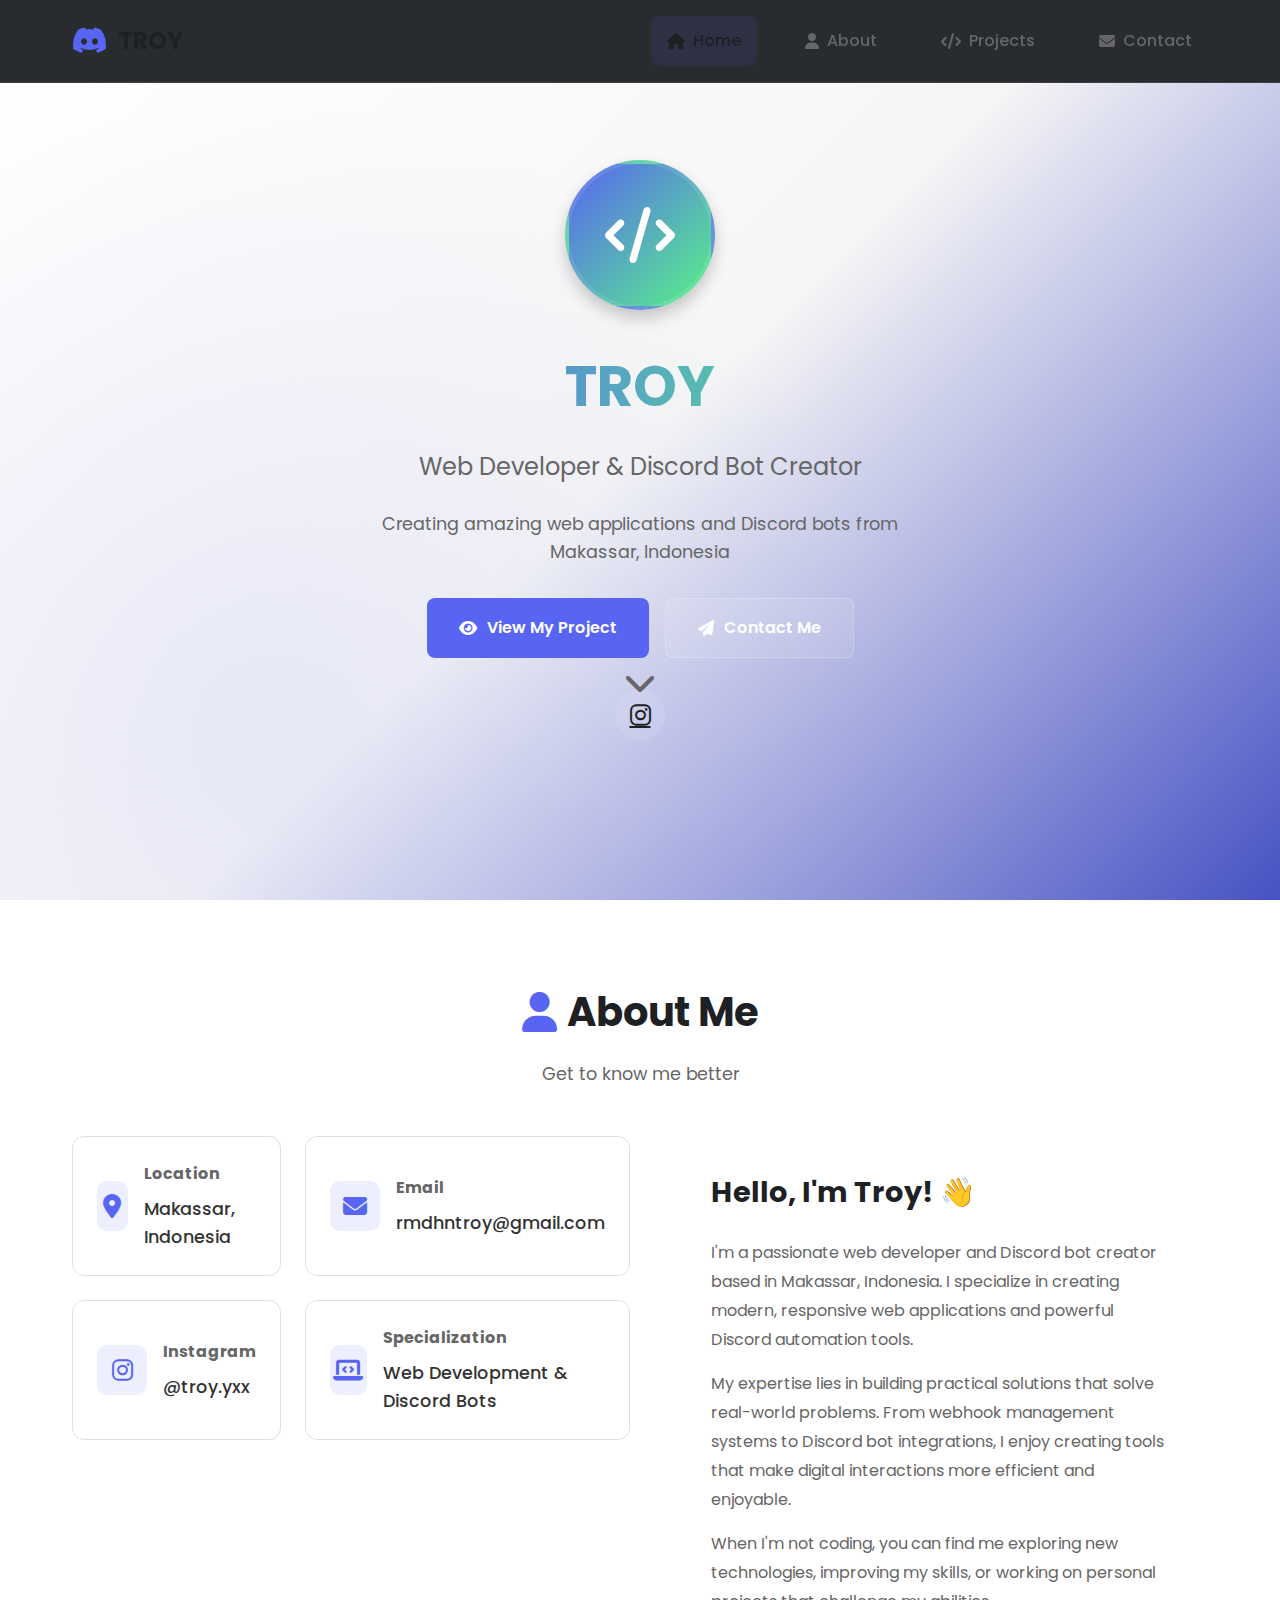
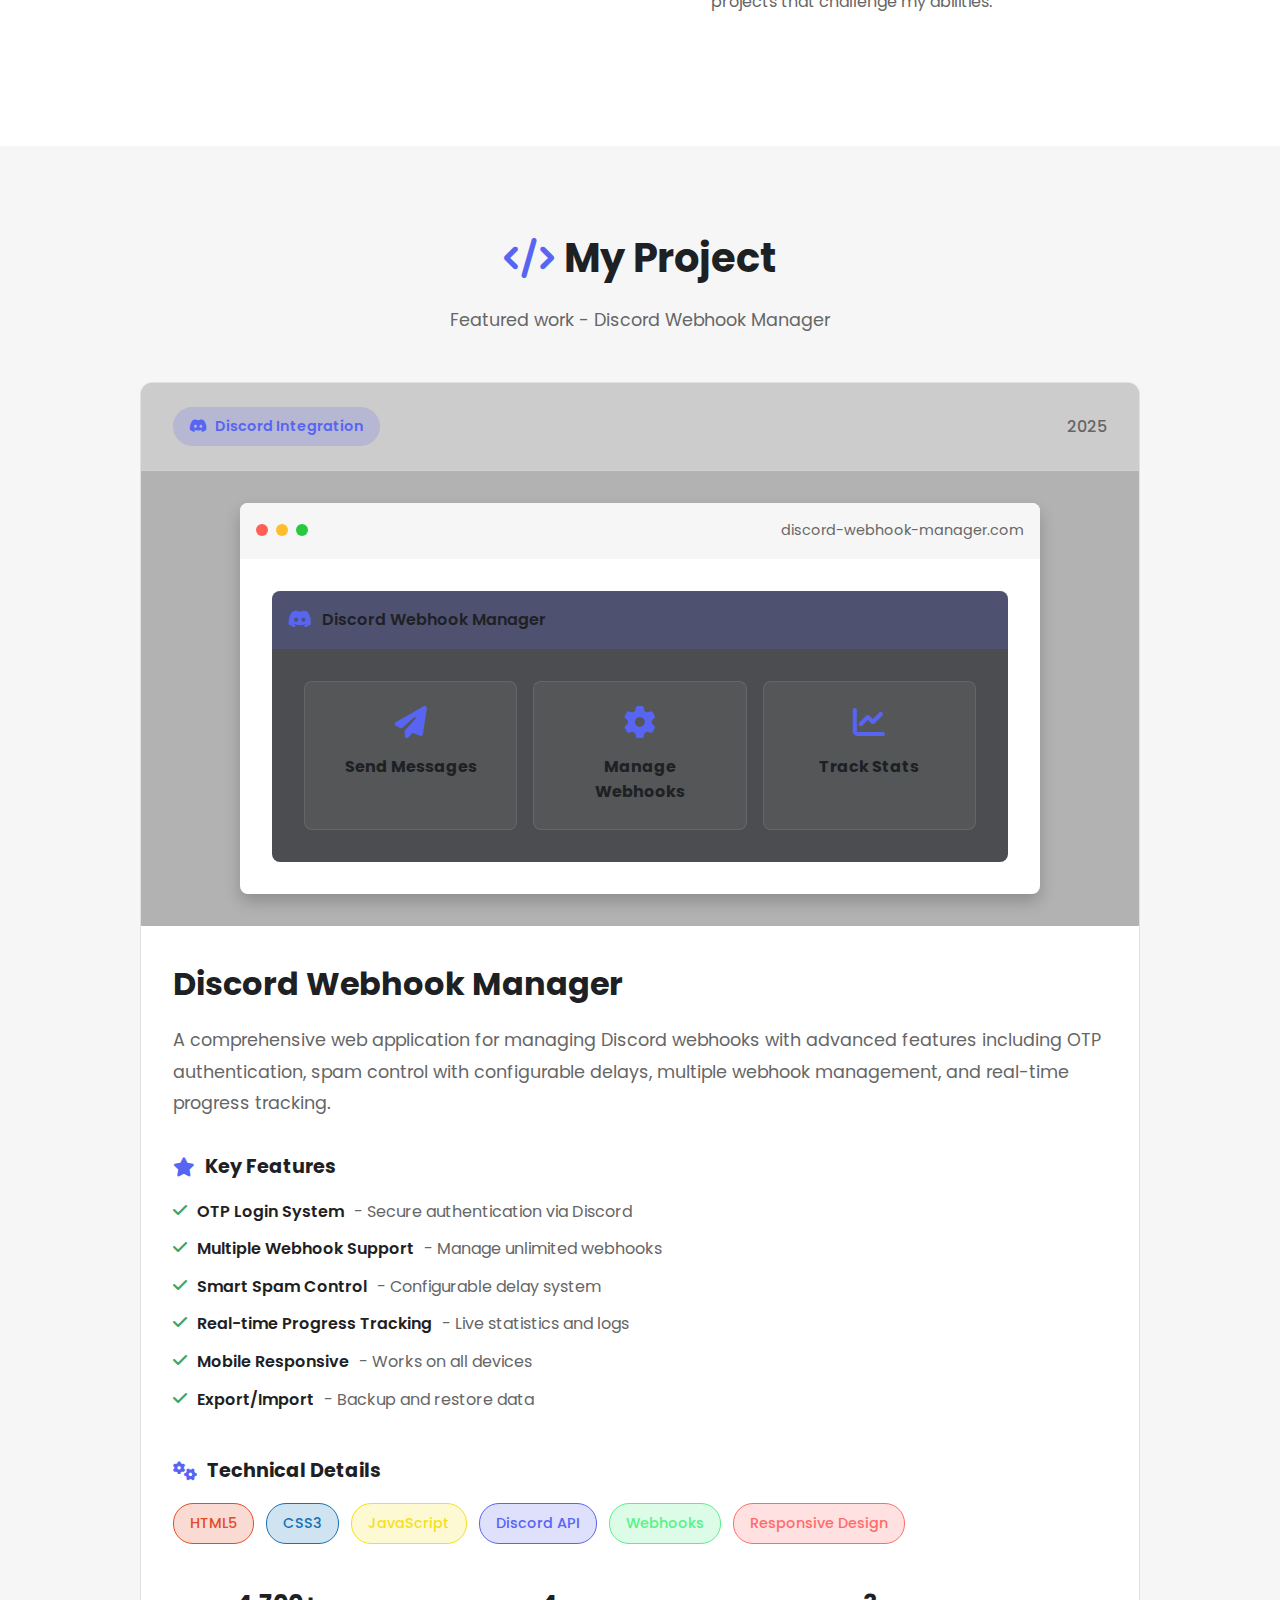
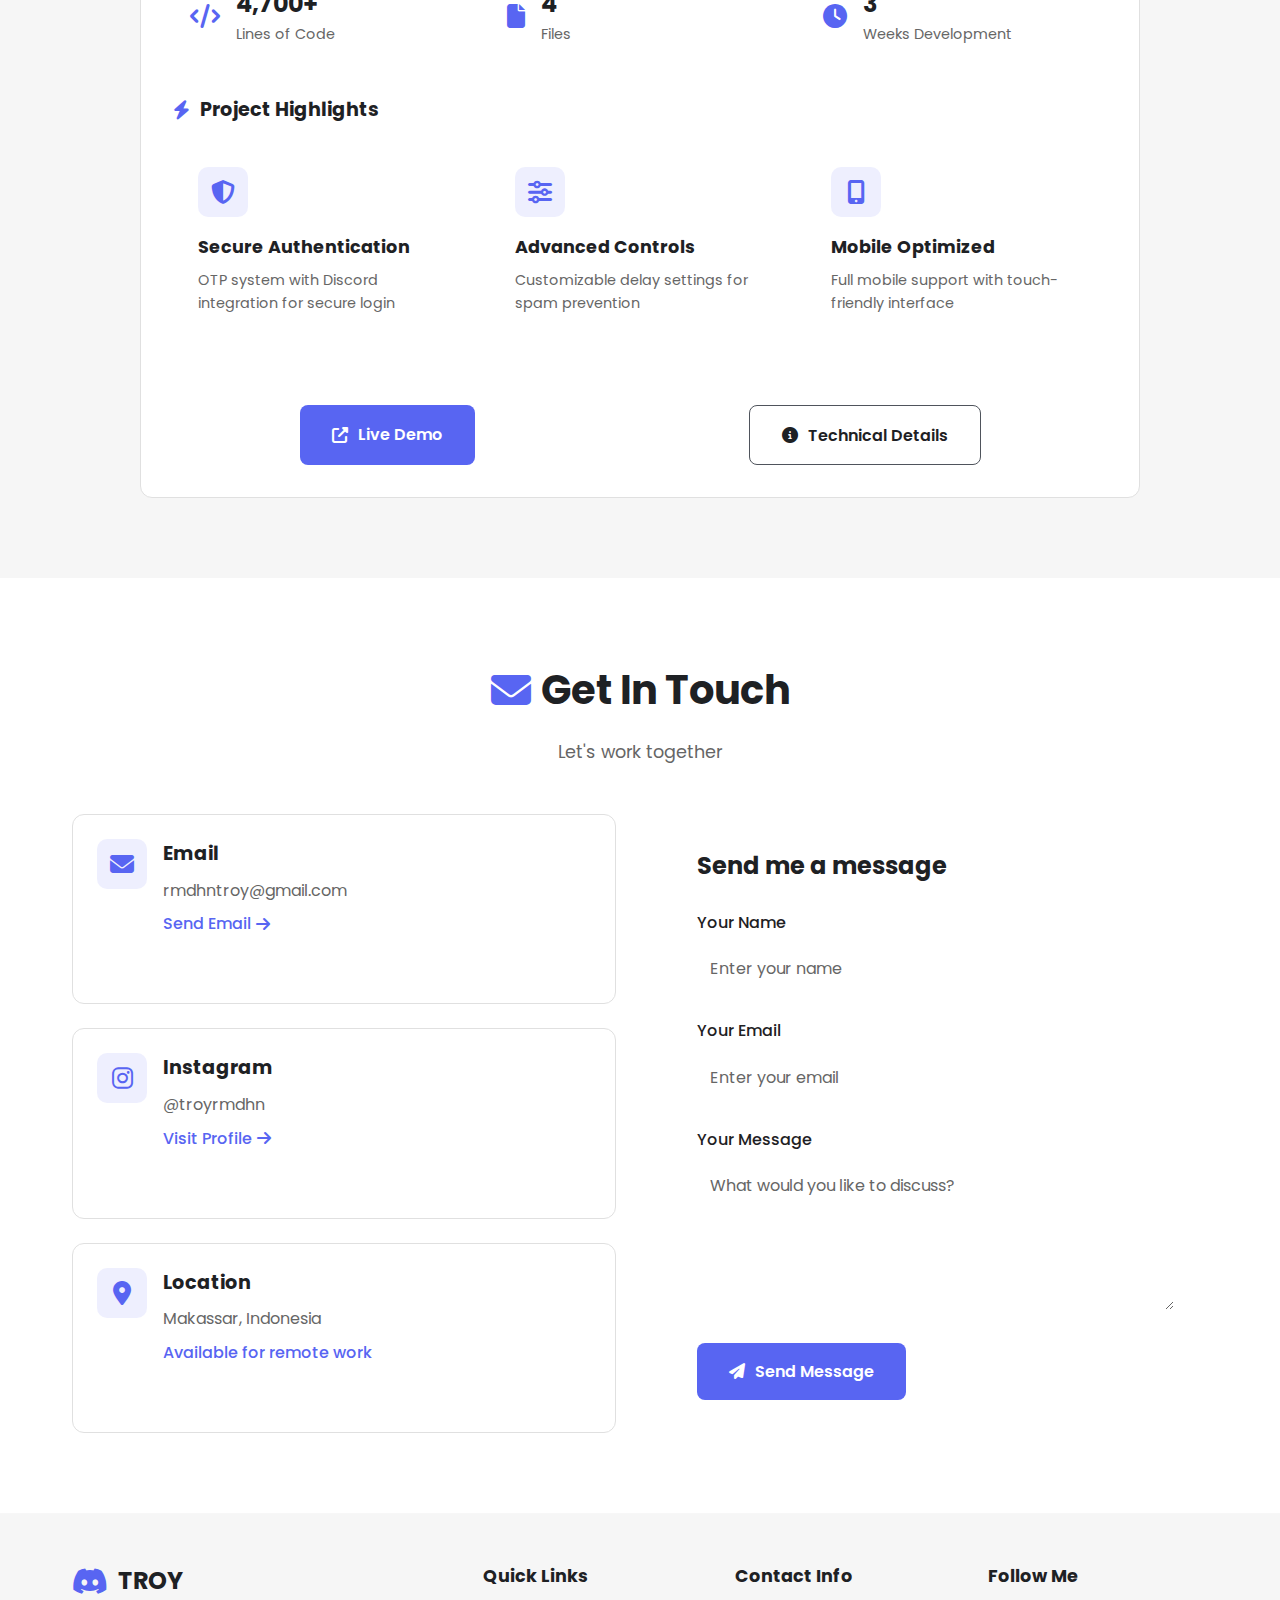
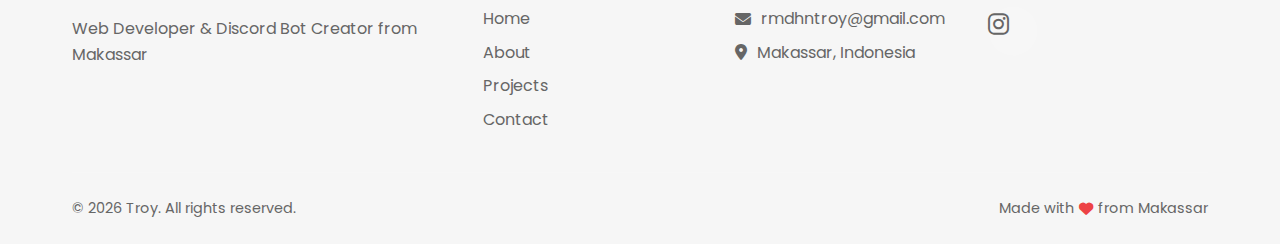
<file: index.html>
<!DOCTYPE html>
<html lang="id">
<head>
    <meta charset="UTF-8">
    <meta name="viewport" content="width=device-width, initial-scale=1.0">
    <title>Troy - Web Developer & Discord Bot Creator</title>
    <link rel="stylesheet" href="https://cdnjs.cloudflare.com/ajax/libs/font-awesome/6.4.0/css/all.min.css">
    <link href="https://fonts.googleapis.com/css2?family=Poppins:wght@300;400;500;600;700&display=swap" rel="stylesheet">
    <link rel="stylesheet" href="style.css">
</head>
<body>
    <!-- Navigation -->
    <nav class="navbar">
        <div class="nav-container">
            <div class="nav-brand">
                <i class="fab fa-discord"></i>
                <span>TROY</span>
            </div>
            <div class="nav-menu" id="navMenu">
                <a href="#home" class="nav-link active"><i class="fas fa-home"></i> Home</a>
                <a href="#about" class="nav-link"><i class="fas fa-user"></i> About</a>
                <a href="#projects" class="nav-link"><i class="fas fa-code"></i> Projects</a>
                <a href="#contact" class="nav-link"><i class="fas fa-envelope"></i> Contact</a>
            </div>
            <button class="nav-toggle" id="navToggle">
                <i class="fas fa-bars"></i>
            </button>
        </div>
    </nav>

    <!-- Hero Section -->
    <section class="hero" id="home">
        <div class="hero-container">
            <div class="hero-content">
                <div class="hero-avatar">
                    <div class="avatar-circle">
                        <i class="fas fa-code"></i>
                    </div>
                </div>
                <h1 class="hero-title">TROY</h1>
                <p class="hero-subtitle">Web Developer & Discord Bot Creator</p>
                <p class="hero-description">
                    Creating amazing web applications and Discord bots from Makassar, Indonesia
                </p>
                <div class="hero-buttons">
                    <a href="#projects" class="btn btn-primary">
                        <i class="fas fa-eye"></i> View My Project
                    </a>
                    <a href="#contact" class="btn btn-secondary">
                        <i class="fas fa-paper-plane"></i> Contact Me
                    </a>
                </div>
                <div class="hero-social">
                    <a href="https://instagram.com/troyrmdhn" target="_blank" class="social-link">
                        <i class="fab fa-instagram"></i>
                    </a>
                </div>
            </div>
            <div class="hero-scroll">
                <a href="#about">
                    <i class="fas fa-chevron-down"></i>
                </a>
            </div>
        </div>
    </section>

    <!-- About Section -->
    <section class="section" id="about">
        <div class="container">
            <div class="section-header">
                <h2><i class="fas fa-user"></i> About Me</h2>
                <p>Get to know me better</p>
            </div>
            
            <div class="about-main">
                <div class="about-info">
                    <div class="info-card">
                        <div class="info-icon">
                            <i class="fas fa-map-marker-alt"></i>
                        </div>
                        <div class="info-content">
                            <h3>Location</h3>
                            <p>Makassar, Indonesia</p>
                        </div>
                    </div>
                    
                    <div class="info-card">
                        <div class="info-icon">
                            <i class="fas fa-envelope"></i>
                        </div>
                        <div class="info-content">
                            <h3>Email</h3>
                            <p>rmdhntroy@gmail.com</p>
                        </div>
                    </div>
                    
                    <div class="info-card">
                        <div class="info-icon">
                            <i class="fab fa-instagram"></i>
                        </div>
                        <div class="info-content">
                            <h3>Instagram</h3>
                            <p>@troy.yxx</p>
                        </div>
                    </div>
                    
                    <div class="info-card">
                        <div class="info-icon">
                            <i class="fas fa-laptop-code"></i>
                        </div>
                        <div class="info-content">
                            <h3>Specialization</h3>
                            <p>Web Development & Discord Bots</p>
                        </div>
                    </div>
                </div>
                
                <div class="about-text">
                    <h3>Hello, I'm Troy! 👋</h3>
                    <p>
                        I'm a passionate web developer and Discord bot creator based in Makassar, Indonesia. 
                        I specialize in creating modern, responsive web applications and powerful Discord automation tools.
                    </p>
                    <p>
                        My expertise lies in building practical solutions that solve real-world problems. 
                        From webhook management systems to Discord bot integrations, I enjoy creating tools 
                        that make digital interactions more efficient and enjoyable.
                    </p>
                    <p>
                        When I'm not coding, you can find me exploring new technologies, improving my skills, 
                        or working on personal projects that challenge my abilities.
                    </p>
                </div>
            </div>
        </div>
    </section>

    <!-- Projects Section -->
    <section class="section dark" id="projects">
        <div class="container">
            <div class="section-header">
                <h2><i class="fas fa-code"></i> My Project</h2>
                <p>Featured work - Discord Webhook Manager</p>
            </div>
            
            <!-- Single Project Display -->
            <div class="project-single">
                <div class="project-card">
                    <div class="project-header">
                        <div class="project-badge">
                            <i class="fab fa-discord"></i> Discord Integration
                        </div>
                        <div class="project-year">2025</div>
                    </div>
                    
                    <div class="project-image">
                        <div class="project-screenshot">
                            <div class="screenshot-frame">
                                <div class="screenshot-header">
                                    <div class="screenshot-dots">
                                        <span class="dot red"></span>
                                        <span class="dot yellow"></span>
                                        <span class="dot green"></span>
                                    </div>
                                    <div class="screenshot-title">discord-webhook-manager.com</div>
                                </div>
                                <div class="screenshot-content">
                                    <div class="screenshot-preview">
                                        <div class="preview-nav">
                                            <i class="fab fa-discord"></i>
                                            <span>Discord Webhook Manager</span>
                                        </div>
                                        <div class="preview-content">
                                            <div class="preview-card">
                                                <i class="fas fa-paper-plane"></i>
                                                <h4>Send Messages</h4>
                                            </div>
                                            <div class="preview-card">
                                                <i class="fas fa-cog"></i>
                                                <h4>Manage Webhooks</h4>
                                            </div>
                                            <div class="preview-card">
                                                <i class="fas fa-chart-line"></i>
                                                <h4>Track Stats</h4>
                                            </div>
                                        </div>
                                    </div>
                                </div>
                            </div>
                        </div>
                    </div>
                    
                    <div class="project-content">
                        <h3 class="project-title">Discord Webhook Manager</h3>
                        <p class="project-description">
                            A comprehensive web application for managing Discord webhooks with advanced features 
                            including OTP authentication, spam control with configurable delays, multiple webhook 
                            management, and real-time progress tracking.
                        </p>
                        
                        <div class="project-details">
                            <div class="detail-section">
                                <h4><i class="fas fa-star"></i> Key Features</h4>
                                <ul class="features-list">
                                    <li><i class="fas fa-check"></i> <strong>OTP Login System</strong> - Secure authentication via Discord</li>
                                    <li><i class="fas fa-check"></i> <strong>Multiple Webhook Support</strong> - Manage unlimited webhooks</li>
                                    <li><i class="fas fa-check"></i> <strong>Smart Spam Control</strong> - Configurable delay system</li>
                                    <li><i class="fas fa-check"></i> <strong>Real-time Progress Tracking</strong> - Live statistics and logs</li>
                                    <li><i class="fas fa-check"></i> <strong>Mobile Responsive</strong> - Works on all devices</li>
                                    <li><i class="fas fa-check"></i> <strong>Export/Import</strong> - Backup and restore data</li>
                                </ul>
                            </div>
                            
                            <div class="detail-section">
                                <h4><i class="fas fa-cogs"></i> Technical Details</h4>
                                <div class="tech-stack">
                                    <span class="tech-tag html">HTML5</span>
                                    <span class="tech-tag css">CSS3</span>
                                    <span class="tech-tag js">JavaScript</span>
                                    <span class="tech-tag api">Discord API</span>
                                    <span class="tech-tag webhook">Webhooks</span>
                                    <span class="tech-tag responsive">Responsive Design</span>
                                </div>
                                
                                <div class="project-stats">
                                    <div class="stat">
                                        <i class="fas fa-code"></i>
                                        <div>
                                            <span class="stat-number">4,700+</span>
                                            <span class="stat-label">Lines of Code</span>
                                        </div>
                                    </div>
                                    <div class="stat">
                                        <i class="fas fa-file"></i>
                                        <div>
                                            <span class="stat-number">4</span>
                                            <span class="stat-label">Files</span>
                                        </div>
                                    </div>
                                    <div class="stat">
                                        <i class="fas fa-clock"></i>
                                        <div>
                                            <span class="stat-number">3</span>
                                            <span class="stat-label">Weeks Development</span>
                                        </div>
                                    </div>
                                </div>
                            </div>
                            
                            <div class="detail-section">
                                <h4><i class="fas fa-bolt"></i> Project Highlights</h4>
                                <div class="highlights">
                                    <div class="highlight">
                                        <div class="highlight-icon">
                                            <i class="fas fa-shield-alt"></i>
                                        </div>
                                        <div class="highlight-content">
                                            <h5>Secure Authentication</h5>
                                            <p>OTP system with Discord integration for secure login</p>
                                        </div>
                                    </div>
                                    <div class="highlight">
                                        <div class="highlight-icon">
                                            <i class="fas fa-sliders-h"></i>
                                        </div>
                                        <div class="highlight-content">
                                            <h5>Advanced Controls</h5>
                                            <p>Customizable delay settings for spam prevention</p>
                                        </div>
                                    </div>
                                    <div class="highlight">
                                        <div class="highlight-icon">
                                            <i class="fas fa-mobile-alt"></i>
                                        </div>
                                        <div class="highlight-content">
                                            <h5>Mobile Optimized</h5>
                                            <p>Full mobile support with touch-friendly interface</p>
                                        </div>
                                    </div>
                                </div>
                            </div>
                        </div>
                        
                        <div class="project-actions">
                            <a href="https://hook.troy.web.id/" class="btn btn-primary">
                                <i class="fas fa-external-link-alt"></i> Live Demo
                            </a>
                            <a href="private" class="btn btn-secondary">
                                <i class="fab fa-github"></i> View Source Code
                            </a>
                            <button class="btn btn-tertiary" id="viewDetails">
                                <i class="fas fa-info-circle"></i> Technical Details
                            </button>
                        </div>
                    </div>
                </div>
            </div>
        </div>
    </section>

    <!-- Contact Section -->
    <section class="section" id="contact">
        <div class="container">
            <div class="section-header">
                <h2><i class="fas fa-envelope"></i> Get In Touch</h2>
                <p>Let's work together</p>
            </div>
            
            <div class="contact-content">
                <div class="contact-info">
                    <div class="contact-card">
                        <div class="contact-icon">
                            <i class="fas fa-envelope"></i>
                        </div>
                        <div class="contact-details">
                            <h3>Email</h3>
                            <p>rmdhntroy@gmail.com</p>
                            <a href="mailto:rmdhntroy@gmail.com" class="contact-link">
                                Send Email <i class="fas fa-arrow-right"></i>
                            </a>
                        </div>
                    </div>
                    
                    <div class="contact-card">
                        <div class="contact-icon">
                            <i class="fab fa-instagram"></i>
                        </div>
                        <div class="contact-details">
                            <h3>Instagram</h3>
                            <p>@troyrmdhn</p>
                            <a href="https://instagram.com/troyrmdhn" target="_blank" class="contact-link">
                                Visit Profile <i class="fas fa-arrow-right"></i>
                            </a>
                        </div>
                    </div>
                    
                    <div class="contact-card">
                        <div class="contact-icon">
                            <i class="fas fa-map-marker-alt"></i>
                        </div>
                        <div class="contact-details">
                            <h3>Location</h3>
                            <p>Makassar, Indonesia</p>
                            <span class="contact-link">
                                Available for remote work
                            </span>
                        </div>
                    </div>
                </div>
                
                <div class="contact-form">
                    <h3>Send me a message</h3>
                    <form id="contactForm">
                        <div class="form-group">
                            <label for="name">Your Name</label>
                            <input type="text" id="name" class="form-control" placeholder="Enter your name">
                        </div>
                        <div class="form-group">
                            <label for="email">Your Email</label>
                            <input type="email" id="email" class="form-control" placeholder="Enter your email">
                        </div>
                        <div class="form-group">
                            <label for="message">Your Message</label>
                            <textarea id="message" class="form-control" rows="5" placeholder="What would you like to discuss?"></textarea>
                        </div>
                        <button type="submit" class="btn btn-primary">
                            <i class="fas fa-paper-plane"></i> Send Message
                        </button>
                    </form>
                </div>
            </div>
        </div>
    </section>

    <!-- Footer -->
    <footer class="footer">
        <div class="container">
            <div class="footer-content">
                <div class="footer-brand">
                    <div class="brand-logo">
                        <i class="fab fa-discord"></i>
                        <span>TROY</span>
                    </div>
                    <p class="footer-description">
                        Web Developer & Discord Bot Creator from Makassar
                    </p>
                </div>
                
                <div class="footer-links">
                    <div class="link-group">
                        <h4>Quick Links</h4>
                        <a href="#home">Home</a>
                        <a href="#about">About</a>
                        <a href="#projects">Projects</a>
                        <a href="#contact">Contact</a>
                    </div>
                    
                    <div class="link-group">
                        <h4>Contact Info</h4>
                        <p><i class="fas fa-envelope"></i> rmdhntroy@gmail.com</p>
                        <p><i class="fas fa-map-marker-alt"></i> Makassar, Indonesia</p>
                    </div>
                    
                    <div class="link-group">
                        <h4>Follow Me</h4>
                        <div class="social-links">
                            <a href="https://instagram.com/troyrmdhn" target="_blank" class="social-link">
                                <i class="fab fa-instagram"></i>
                            </a>
                        </div>
                    </div>
                </div>
            </div>
            
            <div class="footer-bottom">
                <p>&copy; 2026 Troy. All rights reserved.</p>
                <p>Made with <i class="fas fa-heart" style="color: #ed4245;"></i> from Makassar</p>
            </div>
        </div>
    </footer>

    <!-- Back to Top -->
    <button class="back-to-top" id="backToTop">
        <i class="fas fa-chevron-up"></i>
    </button>

    <script src="script.js"></script>
    <script src="mobile-optimization.js"></script>
</body>
</html>
</file>
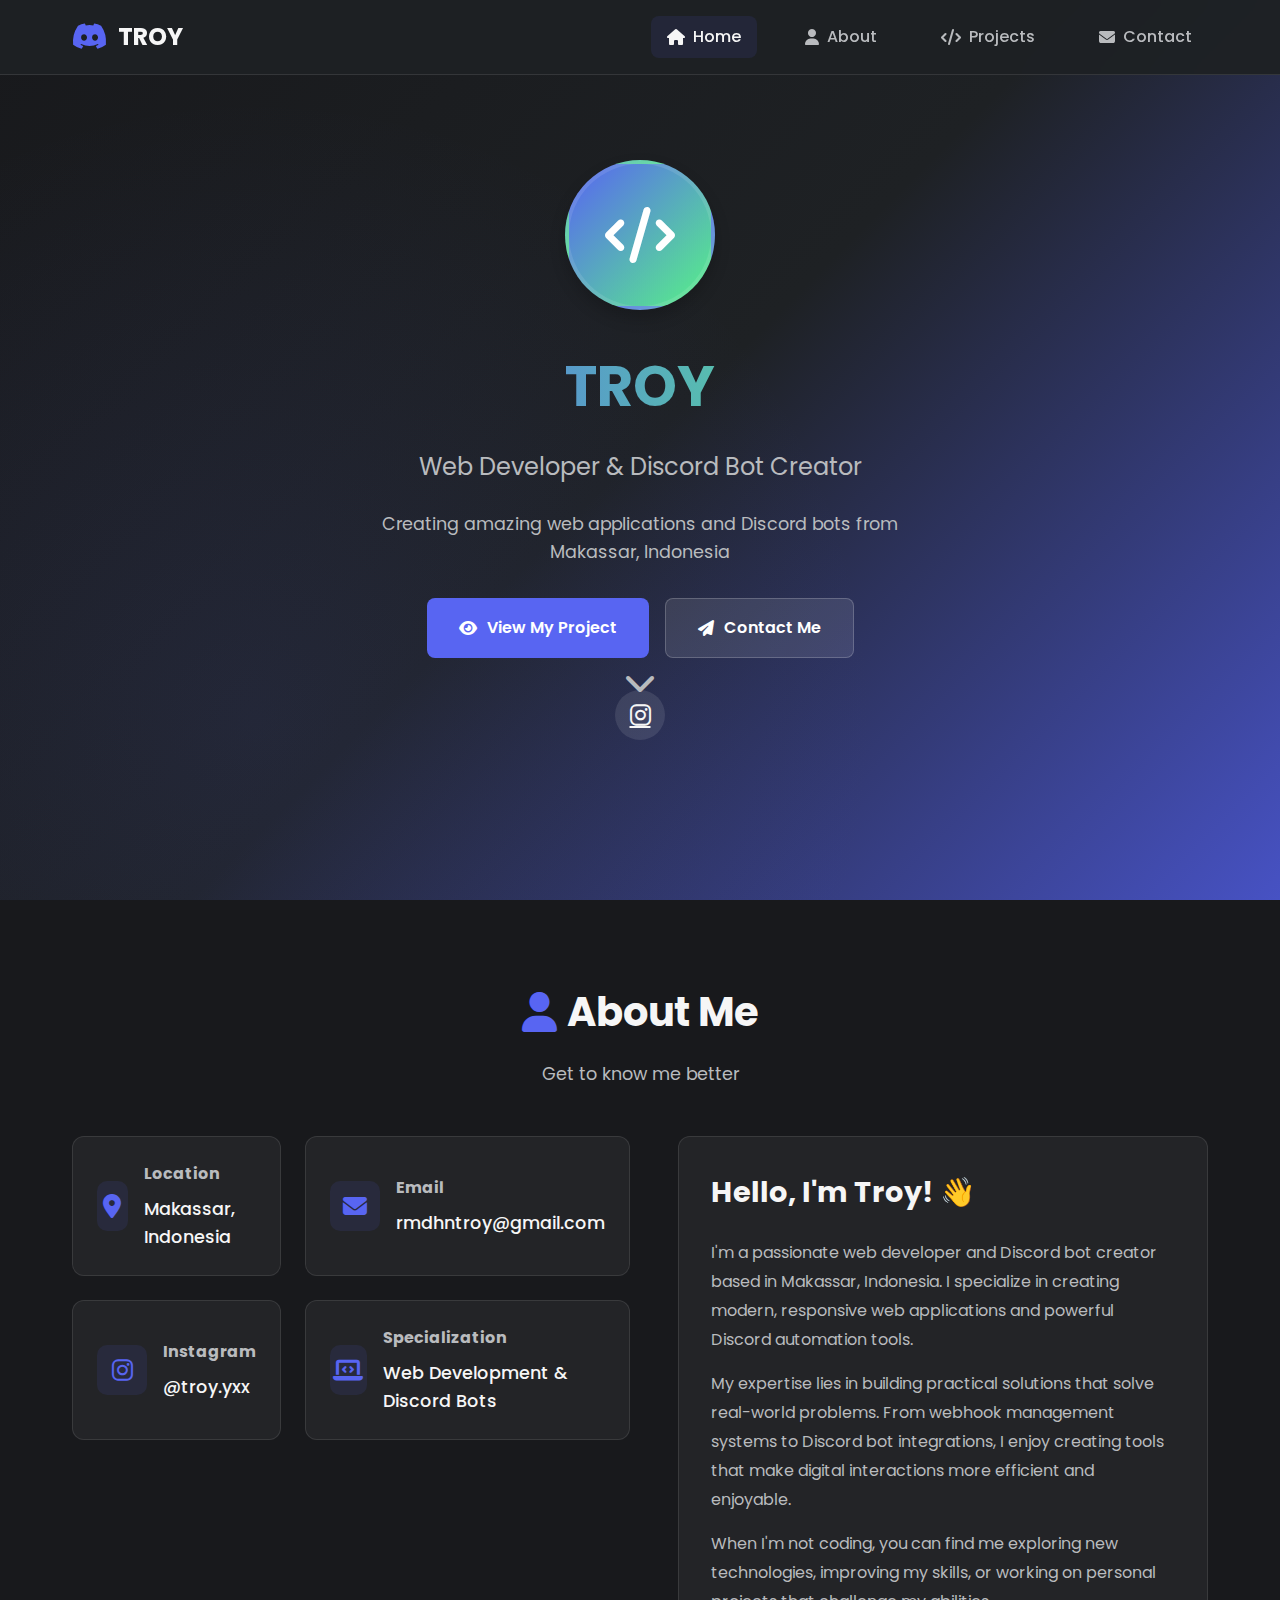
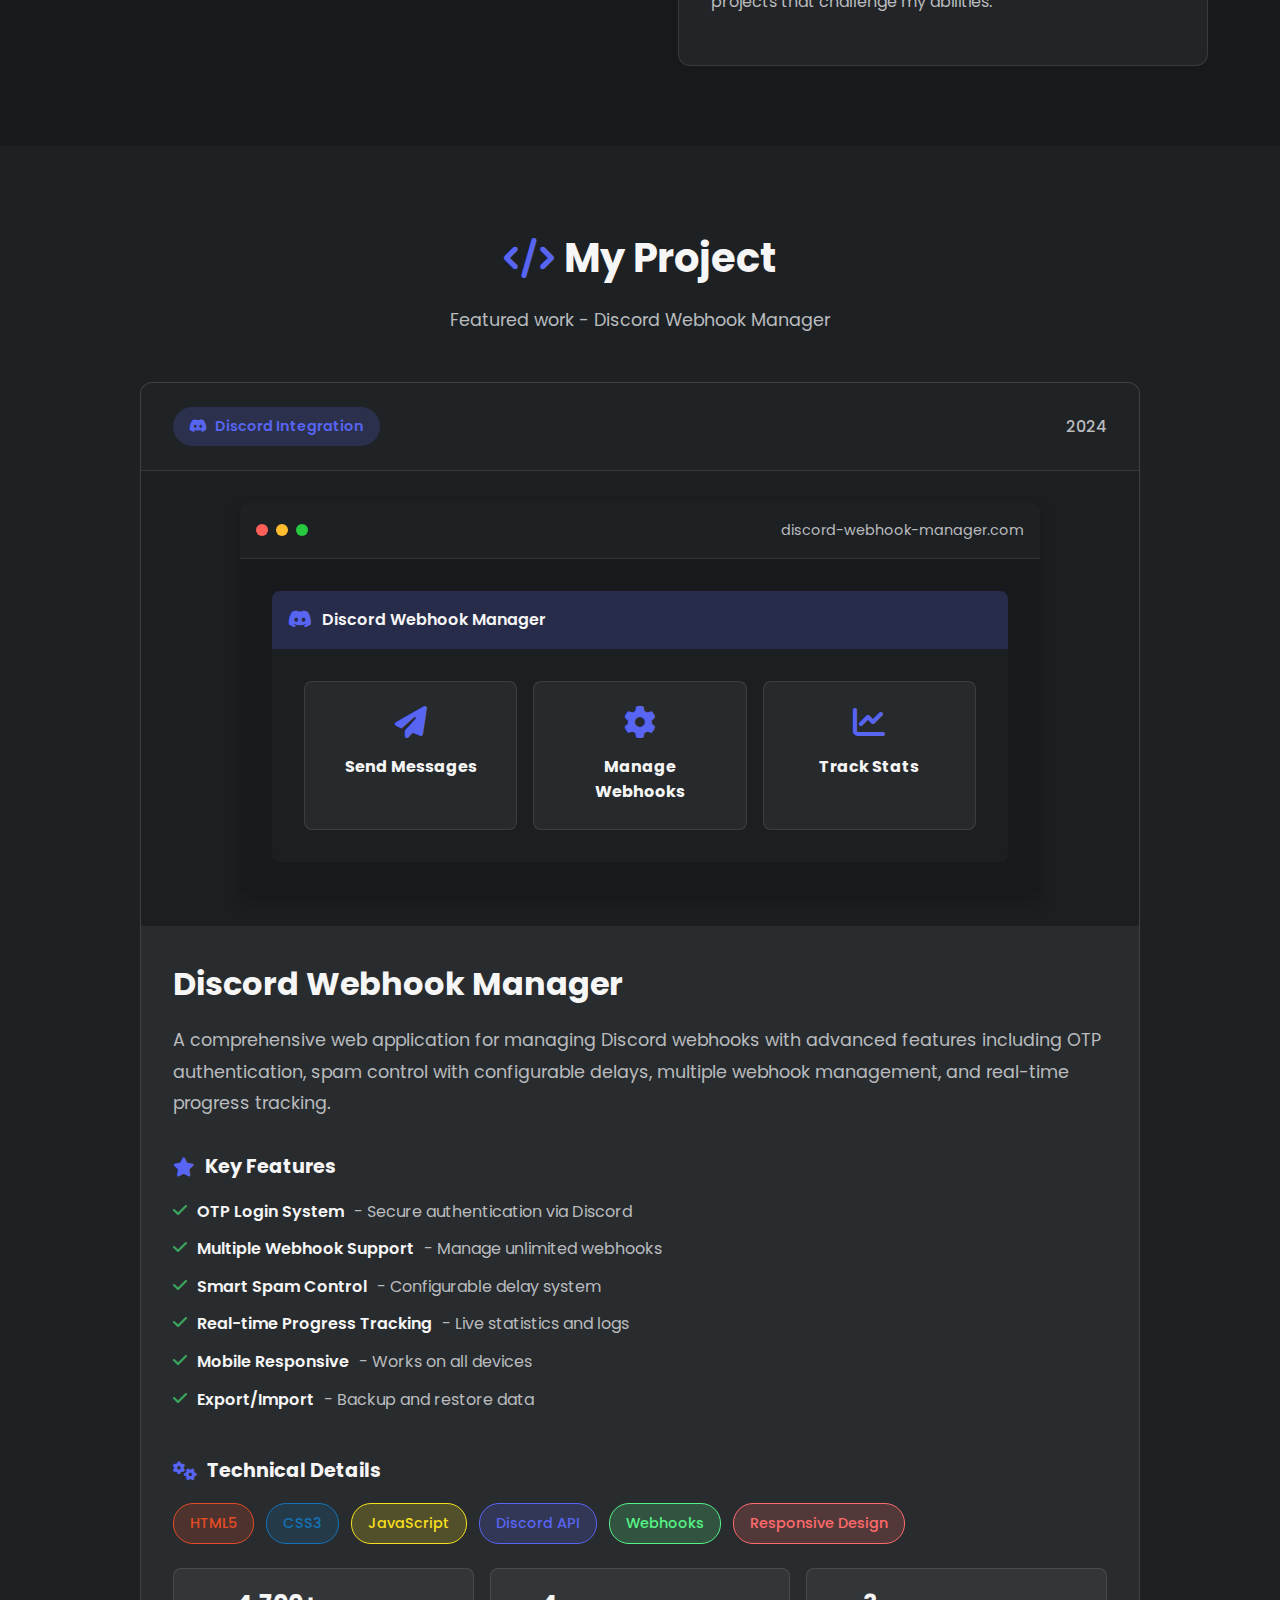
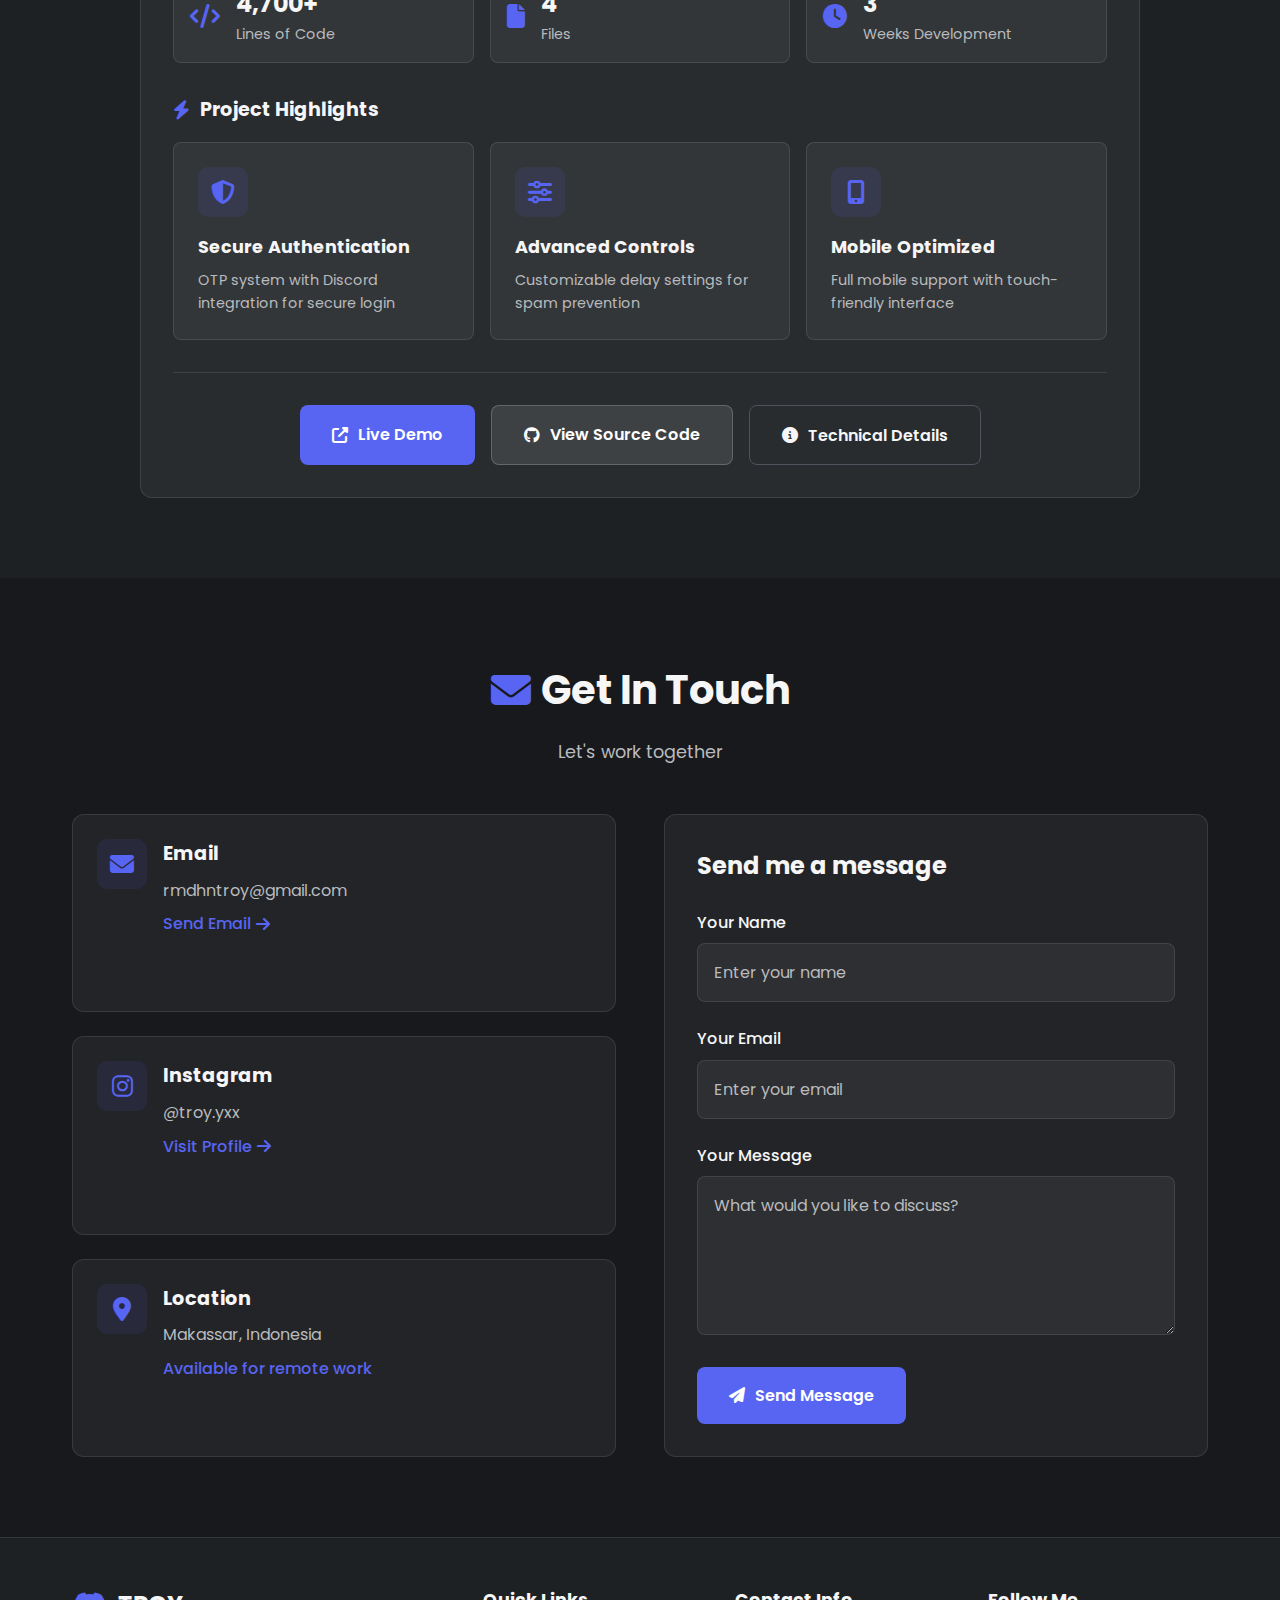
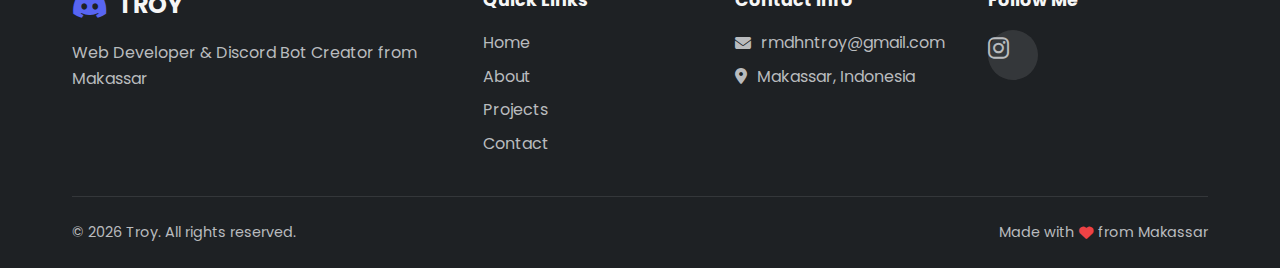
<file: deepseek_html_20260131_be8c66.html>
<!DOCTYPE html>
<html lang="id">
<head>
    <meta charset="UTF-8">
    <meta name="viewport" content="width=device-width, initial-scale=1.0">
    <title>Troy - Web Developer & Discord Bot Creator</title>
    <link rel="stylesheet" href="https://cdnjs.cloudflare.com/ajax/libs/font-awesome/6.4.0/css/all.min.css">
    <link href="https://fonts.googleapis.com/css2?family=Poppins:wght@300;400;500;600;700&display=swap" rel="stylesheet">
    <link rel="stylesheet" href="style.css">
</head>
<body>
    <!-- Navigation -->
    <nav class="navbar">
        <div class="nav-container">
            <div class="nav-brand">
                <i class="fab fa-discord"></i>
                <span>TROY</span>
            </div>
            <div class="nav-menu" id="navMenu">
                <a href="#home" class="nav-link active"><i class="fas fa-home"></i> Home</a>
                <a href="#about" class="nav-link"><i class="fas fa-user"></i> About</a>
                <a href="#projects" class="nav-link"><i class="fas fa-code"></i> Projects</a>
                <a href="#contact" class="nav-link"><i class="fas fa-envelope"></i> Contact</a>
            </div>
            <button class="nav-toggle" id="navToggle">
                <i class="fas fa-bars"></i>
            </button>
        </div>
    </nav>

    <!-- Hero Section -->
    <section class="hero" id="home">
        <div class="hero-container">
            <div class="hero-content">
                <div class="hero-avatar">
                    <div class="avatar-circle">
                        <i class="fas fa-code"></i>
                    </div>
                </div>
                <h1 class="hero-title">TROY</h1>
                <p class="hero-subtitle">Web Developer & Discord Bot Creator</p>
                <p class="hero-description">
                    Creating amazing web applications and Discord bots from Makassar, Indonesia
                </p>
                <div class="hero-buttons">
                    <a href="#projects" class="btn btn-primary">
                        <i class="fas fa-eye"></i> View My Project
                    </a>
                    <a href="#contact" class="btn btn-secondary">
                        <i class="fas fa-paper-plane"></i> Contact Me
                    </a>
                </div>
                <div class="hero-social">
                    <a href="https://instagram.com/troy.yxx" target="_blank" class="social-link">
                        <i class="fab fa-instagram"></i>
                    </a>
                </div>
            </div>
            <div class="hero-scroll">
                <a href="#about">
                    <i class="fas fa-chevron-down"></i>
                </a>
            </div>
        </div>
    </section>

    <!-- About Section -->
    <section class="section" id="about">
        <div class="container">
            <div class="section-header">
                <h2><i class="fas fa-user"></i> About Me</h2>
                <p>Get to know me better</p>
            </div>
            
            <div class="about-main">
                <div class="about-info">
                    <div class="info-card">
                        <div class="info-icon">
                            <i class="fas fa-map-marker-alt"></i>
                        </div>
                        <div class="info-content">
                            <h3>Location</h3>
                            <p>Makassar, Indonesia</p>
                        </div>
                    </div>
                    
                    <div class="info-card">
                        <div class="info-icon">
                            <i class="fas fa-envelope"></i>
                        </div>
                        <div class="info-content">
                            <h3>Email</h3>
                            <p>rmdhntroy@gmail.com</p>
                        </div>
                    </div>
                    
                    <div class="info-card">
                        <div class="info-icon">
                            <i class="fab fa-instagram"></i>
                        </div>
                        <div class="info-content">
                            <h3>Instagram</h3>
                            <p>@troy.yxx</p>
                        </div>
                    </div>
                    
                    <div class="info-card">
                        <div class="info-icon">
                            <i class="fas fa-laptop-code"></i>
                        </div>
                        <div class="info-content">
                            <h3>Specialization</h3>
                            <p>Web Development & Discord Bots</p>
                        </div>
                    </div>
                </div>
                
                <div class="about-text">
                    <h3>Hello, I'm Troy! 👋</h3>
                    <p>
                        I'm a passionate web developer and Discord bot creator based in Makassar, Indonesia. 
                        I specialize in creating modern, responsive web applications and powerful Discord automation tools.
                    </p>
                    <p>
                        My expertise lies in building practical solutions that solve real-world problems. 
                        From webhook management systems to Discord bot integrations, I enjoy creating tools 
                        that make digital interactions more efficient and enjoyable.
                    </p>
                    <p>
                        When I'm not coding, you can find me exploring new technologies, improving my skills, 
                        or working on personal projects that challenge my abilities.
                    </p>
                </div>
            </div>
        </div>
    </section>

    <!-- Projects Section -->
    <section class="section dark" id="projects">
        <div class="container">
            <div class="section-header">
                <h2><i class="fas fa-code"></i> My Project</h2>
                <p>Featured work - Discord Webhook Manager</p>
            </div>
            
            <!-- Single Project Display -->
            <div class="project-single">
                <div class="project-card">
                    <div class="project-header">
                        <div class="project-badge">
                            <i class="fab fa-discord"></i> Discord Integration
                        </div>
                        <div class="project-year">2024</div>
                    </div>
                    
                    <div class="project-image">
                        <div class="project-screenshot">
                            <div class="screenshot-frame">
                                <div class="screenshot-header">
                                    <div class="screenshot-dots">
                                        <span class="dot red"></span>
                                        <span class="dot yellow"></span>
                                        <span class="dot green"></span>
                                    </div>
                                    <div class="screenshot-title">discord-webhook-manager.com</div>
                                </div>
                                <div class="screenshot-content">
                                    <div class="screenshot-preview">
                                        <div class="preview-nav">
                                            <i class="fab fa-discord"></i>
                                            <span>Discord Webhook Manager</span>
                                        </div>
                                        <div class="preview-content">
                                            <div class="preview-card">
                                                <i class="fas fa-paper-plane"></i>
                                                <h4>Send Messages</h4>
                                            </div>
                                            <div class="preview-card">
                                                <i class="fas fa-cog"></i>
                                                <h4>Manage Webhooks</h4>
                                            </div>
                                            <div class="preview-card">
                                                <i class="fas fa-chart-line"></i>
                                                <h4>Track Stats</h4>
                                            </div>
                                        </div>
                                    </div>
                                </div>
                            </div>
                        </div>
                    </div>
                    
                    <div class="project-content">
                        <h3 class="project-title">Discord Webhook Manager</h3>
                        <p class="project-description">
                            A comprehensive web application for managing Discord webhooks with advanced features 
                            including OTP authentication, spam control with configurable delays, multiple webhook 
                            management, and real-time progress tracking.
                        </p>
                        
                        <div class="project-details">
                            <div class="detail-section">
                                <h4><i class="fas fa-star"></i> Key Features</h4>
                                <ul class="features-list">
                                    <li><i class="fas fa-check"></i> <strong>OTP Login System</strong> - Secure authentication via Discord</li>
                                    <li><i class="fas fa-check"></i> <strong>Multiple Webhook Support</strong> - Manage unlimited webhooks</li>
                                    <li><i class="fas fa-check"></i> <strong>Smart Spam Control</strong> - Configurable delay system</li>
                                    <li><i class="fas fa-check"></i> <strong>Real-time Progress Tracking</strong> - Live statistics and logs</li>
                                    <li><i class="fas fa-check"></i> <strong>Mobile Responsive</strong> - Works on all devices</li>
                                    <li><i class="fas fa-check"></i> <strong>Export/Import</strong> - Backup and restore data</li>
                                </ul>
                            </div>
                            
                            <div class="detail-section">
                                <h4><i class="fas fa-cogs"></i> Technical Details</h4>
                                <div class="tech-stack">
                                    <span class="tech-tag html">HTML5</span>
                                    <span class="tech-tag css">CSS3</span>
                                    <span class="tech-tag js">JavaScript</span>
                                    <span class="tech-tag api">Discord API</span>
                                    <span class="tech-tag webhook">Webhooks</span>
                                    <span class="tech-tag responsive">Responsive Design</span>
                                </div>
                                
                                <div class="project-stats">
                                    <div class="stat">
                                        <i class="fas fa-code"></i>
                                        <div>
                                            <span class="stat-number">4,700+</span>
                                            <span class="stat-label">Lines of Code</span>
                                        </div>
                                    </div>
                                    <div class="stat">
                                        <i class="fas fa-file"></i>
                                        <div>
                                            <span class="stat-number">4</span>
                                            <span class="stat-label">Files</span>
                                        </div>
                                    </div>
                                    <div class="stat">
                                        <i class="fas fa-clock"></i>
                                        <div>
                                            <span class="stat-number">3</span>
                                            <span class="stat-label">Weeks Development</span>
                                        </div>
                                    </div>
                                </div>
                            </div>
                            
                            <div class="detail-section">
                                <h4><i class="fas fa-bolt"></i> Project Highlights</h4>
                                <div class="highlights">
                                    <div class="highlight">
                                        <div class="highlight-icon">
                                            <i class="fas fa-shield-alt"></i>
                                        </div>
                                        <div class="highlight-content">
                                            <h5>Secure Authentication</h5>
                                            <p>OTP system with Discord integration for secure login</p>
                                        </div>
                                    </div>
                                    <div class="highlight">
                                        <div class="highlight-icon">
                                            <i class="fas fa-sliders-h"></i>
                                        </div>
                                        <div class="highlight-content">
                                            <h5>Advanced Controls</h5>
                                            <p>Customizable delay settings for spam prevention</p>
                                        </div>
                                    </div>
                                    <div class="highlight">
                                        <div class="highlight-icon">
                                            <i class="fas fa-mobile-alt"></i>
                                        </div>
                                        <div class="highlight-content">
                                            <h5>Mobile Optimized</h5>
                                            <p>Full mobile support with touch-friendly interface</p>
                                        </div>
                                    </div>
                                </div>
                            </div>
                        </div>
                        
                        <div class="project-actions">
                            <a href="#" class="btn btn-primary">
                                <i class="fas fa-external-link-alt"></i> Live Demo
                            </a>
                            <a href="#" class="btn btn-secondary">
                                <i class="fab fa-github"></i> View Source Code
                            </a>
                            <button class="btn btn-tertiary" id="viewDetails">
                                <i class="fas fa-info-circle"></i> Technical Details
                            </button>
                        </div>
                    </div>
                </div>
            </div>
        </div>
    </section>

    <!-- Contact Section -->
    <section class="section" id="contact">
        <div class="container">
            <div class="section-header">
                <h2><i class="fas fa-envelope"></i> Get In Touch</h2>
                <p>Let's work together</p>
            </div>
            
            <div class="contact-content">
                <div class="contact-info">
                    <div class="contact-card">
                        <div class="contact-icon">
                            <i class="fas fa-envelope"></i>
                        </div>
                        <div class="contact-details">
                            <h3>Email</h3>
                            <p>rmdhntroy@gmail.com</p>
                            <a href="mailto:rmdhntroy@gmail.com" class="contact-link">
                                Send Email <i class="fas fa-arrow-right"></i>
                            </a>
                        </div>
                    </div>
                    
                    <div class="contact-card">
                        <div class="contact-icon">
                            <i class="fab fa-instagram"></i>
                        </div>
                        <div class="contact-details">
                            <h3>Instagram</h3>
                            <p>@troy.yxx</p>
                            <a href="https://instagram.com/troy.yxx" target="_blank" class="contact-link">
                                Visit Profile <i class="fas fa-arrow-right"></i>
                            </a>
                        </div>
                    </div>
                    
                    <div class="contact-card">
                        <div class="contact-icon">
                            <i class="fas fa-map-marker-alt"></i>
                        </div>
                        <div class="contact-details">
                            <h3>Location</h3>
                            <p>Makassar, Indonesia</p>
                            <span class="contact-link">
                                Available for remote work
                            </span>
                        </div>
                    </div>
                </div>
                
                <div class="contact-form">
                    <h3>Send me a message</h3>
                    <form id="contactForm">
                        <div class="form-group">
                            <label for="name">Your Name</label>
                            <input type="text" id="name" class="form-control" placeholder="Enter your name">
                        </div>
                        <div class="form-group">
                            <label for="email">Your Email</label>
                            <input type="email" id="email" class="form-control" placeholder="Enter your email">
                        </div>
                        <div class="form-group">
                            <label for="message">Your Message</label>
                            <textarea id="message" class="form-control" rows="5" placeholder="What would you like to discuss?"></textarea>
                        </div>
                        <button type="submit" class="btn btn-primary">
                            <i class="fas fa-paper-plane"></i> Send Message
                        </button>
                    </form>
                </div>
            </div>
        </div>
    </section>

    <!-- Footer -->
    <footer class="footer">
        <div class="container">
            <div class="footer-content">
                <div class="footer-brand">
                    <div class="brand-logo">
                        <i class="fab fa-discord"></i>
                        <span>TROY</span>
                    </div>
                    <p class="footer-description">
                        Web Developer & Discord Bot Creator from Makassar
                    </p>
                </div>
                
                <div class="footer-links">
                    <div class="link-group">
                        <h4>Quick Links</h4>
                        <a href="#home">Home</a>
                        <a href="#about">About</a>
                        <a href="#projects">Projects</a>
                        <a href="#contact">Contact</a>
                    </div>
                    
                    <div class="link-group">
                        <h4>Contact Info</h4>
                        <p><i class="fas fa-envelope"></i> rmdhntroy@gmail.com</p>
                        <p><i class="fas fa-map-marker-alt"></i> Makassar, Indonesia</p>
                    </div>
                    
                    <div class="link-group">
                        <h4>Follow Me</h4>
                        <div class="social-links">
                            <a href="https://instagram.com/troy.yxx" target="_blank" class="social-link">
                                <i class="fab fa-instagram"></i>
                            </a>
                        </div>
                    </div>
                </div>
            </div>
            
            <div class="footer-bottom">
                <p>&copy; 2024 Troy. All rights reserved.</p>
                <p>Made with <i class="fas fa-heart" style="color: #ed4245;"></i> from Makassar</p>
            </div>
        </div>
    </footer>

    <!-- Back to Top -->
    <button class="back-to-top" id="backToTop">
        <i class="fas fa-chevron-up"></i>
    </button>

    <script src="script.js"></script>
</body>
</html>
</file>
<file: style.css>
/* 
============================================
TROY PORTFOLIO WEBSITE
Copyright © 2024 TROY
All Rights Reserved
============================================
*/

:root {
    --primary: #5865F2;
    --primary-dark: #4752C4;
    --secondary: #57F287;
    --dark: #1e2124;
    --darker: #18191c;
    --light: #f6f6f6;
    --gray: #4f545c;
    --light-gray: #b9bbbe;
    --danger: #ED4245;
    --warning: #FEE75C;
    --success: #3ba55d;
    --shadow: 0 8px 16px rgba(0, 0, 0, 0.2);
    --shadow-light: 0 4px 12px rgba(0, 0, 0, 0.1);
    --card-radius: 12px;
    --transition: all 0.3s ease;
}

* {
    margin: 0;
    padding: 0;
    box-sizing: border-box;
}

html {
    scroll-behavior: smooth;
}

body {
    font-family: 'Poppins', sans-serif;
    background-color: var(--darker);
    color: var(--light);
    line-height: 1.6;
    overflow-x: hidden;
}

/* Navigation */
.navbar {
    position: fixed;
    top: 0;
    left: 0;
    right: 0;
    background: rgba(30, 33, 36, 0.95);
    backdrop-filter: blur(10px);
    z-index: 1000;
    padding: 1rem 0;
    border-bottom: 1px solid rgba(255, 255, 255, 0.1);
}

.nav-container {
    max-width: 1200px;
    margin: 0 auto;
    padding: 0 2rem;
    display: flex;
    justify-content: space-between;
    align-items: center;
}

.nav-brand {
    display: flex;
    align-items: center;
    gap: 10px;
    font-size: 1.5rem;
    font-weight: 700;
    color: var(--light);
}

.nav-brand i {
    color: var(--primary);
    font-size: 1.8rem;
}

.nav-menu {
    display: flex;
    gap: 2rem;
}

.nav-link {
    color: var(--light-gray);
    text-decoration: none;
    display: flex;
    align-items: center;
    gap: 8px;
    padding: 0.5rem 1rem;
    border-radius: 8px;
    transition: var(--transition);
    font-weight: 500;
}

.nav-link:hover,
.nav-link.active {
    color: var(--light);
    background: rgba(88, 101, 242, 0.1);
}

.nav-link i {
    font-size: 1rem;
}

.nav-toggle {
    display: none;
    background: none;
    border: none;
    color: var(--light);
    font-size: 1.5rem;
    cursor: pointer;
}

/* Hero Section */
.hero {
    min-height: 100vh;
    display: flex;
    align-items: center;
    background: linear-gradient(135deg, var(--darker) 0%, var(--dark) 50%, var(--primary-dark) 100%);
    position: relative;
    overflow: hidden;
}

.hero::before {
    content: '';
    position: absolute;
    top: 0;
    left: 0;
    right: 0;
    bottom: 0;
    background: radial-gradient(circle at 20% 80%, rgba(88, 101, 242, 0.1) 0%, transparent 50%);
}

.hero-container {
    max-width: 1200px;
    margin: 0 auto;
    padding: 0 2rem;
    position: relative;
    z-index: 1;
}

.hero-content {
    text-align: center;
    max-width: 800px;
    margin: 0 auto;
}

.hero-avatar {
    margin-bottom: 2rem;
}

.avatar-circle {
    width: 150px;
    height: 150px;
    margin: 0 auto;
    background: linear-gradient(135deg, var(--primary), var(--secondary));
    border-radius: 50%;
    display: flex;
    align-items: center;
    justify-content: center;
    font-size: 3.5rem;
    color: white;
    box-shadow: var(--shadow);
    border: 4px solid rgba(255, 255, 255, 0.1);
}

.hero-title {
    font-size: 3.5rem;
    font-weight: 700;
    background: linear-gradient(90deg, var(--primary), var(--secondary));
    -webkit-background-clip: text;
    background-clip: text;
    color: transparent;
    margin-bottom: 1rem;
}

.hero-subtitle {
    font-size: 1.5rem;
    color: var(--light-gray);
    margin-bottom: 1.5rem;
}

.hero-description {
    font-size: 1.1rem;
    color: var(--light-gray);
    margin-bottom: 2rem;
    max-width: 600px;
    margin-left: auto;
    margin-right: auto;
}

.hero-buttons {
    display: flex;
    gap: 1rem;
    justify-content: center;
    margin-bottom: 2rem;
}

.hero-social {
    display: flex;
    justify-content: center;
    gap: 1rem;
}

.social-link {
    display: inline-flex;
    align-items: center;
    justify-content: center;
    width: 50px;
    height: 50px;
    background: rgba(255, 255, 255, 0.1);
    border-radius: 50%;
    color: var(--light);
    font-size: 1.5rem;
    transition: var(--transition);
}

.social-link:hover {
    background: var(--primary);
    transform: translateY(-3px);
}

.hero-scroll {
    position: absolute;
    bottom: 2rem;
    left: 50%;
    transform: translateX(-50%);
}

.hero-scroll a {
    color: var(--light-gray);
    font-size: 2rem;
    animation: bounce 2s infinite;
}

@keyframes bounce {
    0%, 20%, 50%, 80%, 100% {
        transform: translateY(0);
    }
    40% {
        transform: translateY(-10px);
    }
    60% {
        transform: translateY(-5px);
    }
}

/* Buttons */
.btn {
    display: inline-flex;
    align-items: center;
    justify-content: center;
    gap: 10px;
    padding: 1rem 2rem;
    border: none;
    border-radius: 8px;
    font-size: 1rem;
    font-weight: 600;
    cursor: pointer;
    transition: var(--transition);
    text-decoration: none;
    font-family: 'Poppins', sans-serif;
}

.btn-primary {
    background: var(--primary);
    color: white;
}

.btn-primary:hover {
    background: var(--primary-dark);
    transform: translateY(-2px);
}

.btn-secondary {
    background: rgba(255, 255, 255, 0.1);
    color: white;
    border: 1px solid rgba(255, 255, 255, 0.2);
}

.btn-secondary:hover {
    background: rgba(255, 255, 255, 0.15);
    transform: translateY(-2px);
}

.btn-tertiary {
    background: transparent;
    color: var(--light);
    border: 1px solid var(--gray);
}

.btn-tertiary:hover {
    border-color: var(--primary);
    color: var(--primary);
}

.btn-small {
    padding: 0.5rem 1rem;
    font-size: 0.9rem;
}

/* Sections */
.section {
    padding: 5rem 0;
}

.section.dark {
    background: var(--dark);
}

.container {
    max-width: 1200px;
    margin: 0 auto;
    padding: 0 2rem;
}

.section-header {
    text-align: center;
    margin-bottom: 3rem;
}

.section-header h2 {
    font-size: 2.5rem;
    margin-bottom: 1rem;
    display: flex;
    align-items: center;
    justify-content: center;
    gap: 10px;
}

.section-header h2 i {
    color: var(--primary);
}

.section-header p {
    color: var(--light-gray);
    font-size: 1.1rem;
}

/* About Section */
.about-main {
    display: grid;
    grid-template-columns: 1fr 1fr;
    gap: 3rem;
    align-items: start;
}

.about-info {
    display: grid;
    grid-template-columns: 1fr 1fr;
    gap: 1.5rem;
}

.info-card {
    background: rgba(255, 255, 255, 0.05);
    border: 1px solid rgba(255, 255, 255, 0.1);
    border-radius: var(--card-radius);
    padding: 1.5rem;
    display: flex;
    align-items: center;
    gap: 1rem;
    transition: var(--transition);
}

.info-card:hover {
    background: rgba(255, 255, 255, 0.08);
    border-color: var(--primary);
    transform: translateY(-5px);
}

.info-icon {
    width: 50px;
    height: 50px;
    background: rgba(88, 101, 242, 0.1);
    border-radius: 10px;
    display: flex;
    align-items: center;
    justify-content: center;
    font-size: 1.5rem;
    color: var(--primary);
}

.info-content h3 {
    font-size: 1rem;
    color: var(--light-gray);
    margin-bottom: 0.5rem;
}

.info-content p {
    font-size: 1.1rem;
    font-weight: 500;
}

.about-text {
    background: rgba(255, 255, 255, 0.05);
    border: 1px solid rgba(255, 255, 255, 0.1);
    border-radius: var(--card-radius);
    padding: 2rem;
}

.about-text h3 {
    font-size: 1.8rem;
    margin-bottom: 1.5rem;
    display: flex;
    align-items: center;
    gap: 10px;
}

.about-text p {
    margin-bottom: 1rem;
    color: var(--light-gray);
    line-height: 1.8;
}

/* Projects Section */
.project-single {
    max-width: 1000px;
    margin: 0 auto;
}

.project-card {
    background: rgba(255, 255, 255, 0.05);
    border: 1px solid rgba(255, 255, 255, 0.1);
    border-radius: var(--card-radius);
    overflow: hidden;
}

.project-header {
    display: flex;
    justify-content: space-between;
    align-items: center;
    padding: 1.5rem 2rem;
    background: rgba(0, 0, 0, 0.2);
    border-bottom: 1px solid rgba(255, 255, 255, 0.1);
}

.project-badge {
    display: inline-flex;
    align-items: center;
    gap: 8px;
    background: rgba(88, 101, 242, 0.2);
    color: var(--primary);
    padding: 0.5rem 1rem;
    border-radius: 20px;
    font-weight: 600;
    font-size: 0.9rem;
}

.project-year {
    color: var(--light-gray);
    font-weight: 500;
}

.project-image {
    padding: 2rem;
    background: rgba(0, 0, 0, 0.3);
}

.project-screenshot {
    max-width: 800px;
    margin: 0 auto;
}

.screenshot-frame {
    background: var(--darker);
    border-radius: 8px;
    overflow: hidden;
    box-shadow: var(--shadow);
}

.screenshot-header {
    background: var(--dark);
    padding: 1rem;
    display: flex;
    align-items: center;
    justify-content: space-between;
    border-bottom: 1px solid rgba(255, 255, 255, 0.1);
}

.screenshot-dots {
    display: flex;
    gap: 8px;
}

.dot {
    width: 12px;
    height: 12px;
    border-radius: 50%;
}

.dot.red { background: #ff5f56; }
.dot.yellow { background: #ffbd2e; }
.dot.green { background: #27ca3f; }

.screenshot-title {
    color: var(--light-gray);
    font-size: 0.9rem;
}

.screenshot-content {
    padding: 2rem;
}

.screenshot-preview {
    background: rgba(30, 33, 36, 0.8);
    border-radius: 8px;
    overflow: hidden;
}

.preview-nav {
    background: rgba(88, 101, 242, 0.2);
    padding: 1rem;
    display: flex;
    align-items: center;
    gap: 10px;
    color: var(--light);
    font-weight: 600;
}

.preview-nav i {
    color: var(--primary);
    font-size: 1.2rem;
}

.preview-content {
    padding: 2rem;
    display: grid;
    grid-template-columns: repeat(3, 1fr);
    gap: 1rem;
}

.preview-card {
    background: rgba(255, 255, 255, 0.05);
    border: 1px solid rgba(255, 255, 255, 0.1);
    border-radius: 8px;
    padding: 1.5rem;
    text-align: center;
    transition: var(--transition);
}

.preview-card:hover {
    background: rgba(88, 101, 242, 0.1);
    border-color: var(--primary);
    transform: translateY(-5px);
}

.preview-card i {
    font-size: 2rem;
    color: var(--primary);
    margin-bottom: 1rem;
}

.preview-card h4 {
    font-size: 1rem;
    color: var(--light);
}

.project-content {
    padding: 2rem;
}

.project-title {
    font-size: 2rem;
    margin-bottom: 1rem;
    color: var(--light);
}

.project-description {
    color: var(--light-gray);
    line-height: 1.8;
    margin-bottom: 2rem;
    font-size: 1.1rem;
}

.project-details {
    display: grid;
    gap: 2rem;
    margin-bottom: 2rem;
}

.detail-section h4 {
    font-size: 1.2rem;
    margin-bottom: 1rem;
    display: flex;
    align-items: center;
    gap: 10px;
    color: var(--light);
}

.detail-section h4 i {
    color: var(--primary);
}

.features-list {
    list-style: none;
}

.features-list li {
    margin-bottom: 0.75rem;
    display: flex;
    align-items: flex-start;
    gap: 10px;
    color: var(--light-gray);
}

.features-list li i {
    color: var(--success);
    margin-top: 3px;
}

.features-list li strong {
    color: var(--light);
    font-weight: 600;
}

.tech-stack {
    display: flex;
    flex-wrap: wrap;
    gap: 0.75rem;
    margin-bottom: 1.5rem;
}

.tech-tag {
    padding: 0.5rem 1rem;
    border-radius: 20px;
    font-size: 0.9rem;
    font-weight: 500;
}

.tech-tag.html { background: rgba(227, 76, 38, 0.2); color: #e34c26; border: 1px solid #e34c26; }
.tech-tag.css { background: rgba(21, 114, 182, 0.2); color: #1572b6; border: 1px solid #1572b6; }
.tech-tag.js { background: rgba(247, 223, 30, 0.2); color: #f7df1e; border: 1px solid #f7df1e; }
.tech-tag.api { background: rgba(88, 101, 242, 0.2); color: var(--primary); border: 1px solid var(--primary); }
.tech-tag.webhook { background: rgba(87, 242, 135, 0.2); color: var(--secondary); border: 1px solid var(--secondary); }
.tech-tag.responsive { background: rgba(255, 107, 107, 0.2); color: #ff6b6b; border: 1px solid #ff6b6b; }

.project-stats {
    display: grid;
    grid-template-columns: repeat(3, 1fr);
    gap: 1rem;
}

.stat {
    background: rgba(255, 255, 255, 0.05);
    border: 1px solid rgba(255, 255, 255, 0.1);
    border-radius: 8px;
    padding: 1rem;
    display: flex;
    align-items: center;
    gap: 1rem;
}

.stat i {
    font-size: 1.5rem;
    color: var(--primary);
}

.stat-number {
    display: block;
    font-size: 1.5rem;
    font-weight: 700;
    color: var(--light);
}

.stat-label {
    display: block;
    font-size: 0.9rem;
    color: var(--light-gray);
}

.highlights {
    display: grid;
    grid-template-columns: repeat(3, 1fr);
    gap: 1rem;
}

.highlight {
    background: rgba(255, 255, 255, 0.05);
    border: 1px solid rgba(255, 255, 255, 0.1);
    border-radius: 8px;
    padding: 1.5rem;
    transition: var(--transition);
}

.highlight:hover {
    background: rgba(255, 255, 255, 0.08);
    border-color: var(--primary);
    transform: translateY(-5px);
}

.highlight-icon {
    width: 50px;
    height: 50px;
    background: rgba(88, 101, 242, 0.1);
    border-radius: 10px;
    display: flex;
    align-items: center;
    justify-content: center;
    font-size: 1.5rem;
    color: var(--primary);
    margin-bottom: 1rem;
}

.highlight-content h5 {
    font-size: 1.1rem;
    margin-bottom: 0.5rem;
    color: var(--light);
}

.highlight-content p {
    color: var(--light-gray);
    font-size: 0.9rem;
    line-height: 1.6;
}

.project-actions {
    display: flex;
    gap: 1rem;
    justify-content: center;
    padding-top: 2rem;
    border-top: 1px solid rgba(255, 255, 255, 0.1);
}

/* Contact Section */
.contact-content {
    display: grid;
    grid-template-columns: 1fr 1fr;
    gap: 3rem;
}

.contact-info {
    display: grid;
    gap: 1.5rem;
}

.contact-card {
    background: rgba(255, 255, 255, 0.05);
    border: 1px solid rgba(255, 255, 255, 0.1);
    border-radius: var(--card-radius);
    padding: 1.5rem;
    display: flex;
    align-items: flex-start;
    gap: 1rem;
    transition: var(--transition);
}

.contact-card:hover {
    background: rgba(255, 255, 255, 0.08);
    border-color: var(--primary);
    transform: translateY(-5px);
}

.contact-icon {
    width: 50px;
    height: 50px;
    background: rgba(88, 101, 242, 0.1);
    border-radius: 10px;
    display: flex;
    align-items: center;
    justify-content: center;
    font-size: 1.5rem;
    color: var(--primary);
}

.contact-details h3 {
    font-size: 1.2rem;
    margin-bottom: 0.5rem;
    color: var(--light);
}

.contact-details p {
    color: var(--light-gray);
    margin-bottom: 0.5rem;
}

.contact-link {
    color: var(--primary);
    text-decoration: none;
    display: inline-flex;
    align-items: center;
    gap: 5px;
    font-weight: 500;
    transition: var(--transition);
}

.contact-link:hover {
    gap: 10px;
}

.contact-form {
    background: rgba(255, 255, 255, 0.05);
    border: 1px solid rgba(255, 255, 255, 0.1);
    border-radius: var(--card-radius);
    padding: 2rem;
}

.contact-form h3 {
    font-size: 1.5rem;
    margin-bottom: 1.5rem;
    color: var(--light);
}

.form-group {
    margin-bottom: 1.5rem;
}

.form-group label {
    display: block;
    margin-bottom: 0.5rem;
    color: var(--light);
    font-weight: 500;
}

.form-control {
    width: 100%;
    padding: 1rem;
    background: rgba(255, 255, 255, 0.05);
    border: 1px solid rgba(255, 255, 255, 0.1);
    border-radius: 8px;
    color: var(--light);
    font-size: 1rem;
    font-family: 'Poppins', sans-serif;
    transition: var(--transition);
}

.form-control:focus {
    outline: none;
    border-color: var(--primary);
    box-shadow: 0 0 0 3px rgba(88, 101, 242, 0.2);
}

.form-control::placeholder {
    color: var(--light-gray);
}

textarea.form-control {
    min-height: 150px;
    resize: vertical;
}

/* Footer */
.footer {
    background: var(--dark);
    padding: 3rem 0 1.5rem;
    border-top: 1px solid rgba(255, 255, 255, 0.1);
}

.footer-content {
    display: grid;
    grid-template-columns: 1fr 2fr;
    gap: 3rem;
    margin-bottom: 2rem;
}

.footer-brand {
    display: flex;
    flex-direction: column;
    gap: 1rem;
}

.brand-logo {
    display: flex;
    align-items: center;
    gap: 10px;
    font-size: 1.5rem;
    font-weight: 700;
    color: var(--light);
}

.brand-logo i {
    color: var(--primary);
    font-size: 1.8rem;
}

.footer-description {
    color: var(--light-gray);
    line-height: 1.6;
}

.footer-links {
    display: grid;
    grid-template-columns: repeat(3, 1fr);
    gap: 2rem;
}

.link-group h4 {
    font-size: 1.1rem;
    margin-bottom: 1rem;
    color: var(--light);
}

.link-group a {
    display: block;
    color: var(--light-gray);
    text-decoration: none;
    margin-bottom: 0.5rem;
    transition: var(--transition);
}

.link-group a:hover {
    color: var(--primary);
}

.link-group p {
    color: var(--light-gray);
    margin-bottom: 0.5rem;
    display: flex;
    align-items: center;
    gap: 10px;
}

.social-links {
    display: flex;
    gap: 1rem;
}

.footer-bottom {
    display: flex;
    justify-content: space-between;
    align-items: center;
    padding-top: 1.5rem;
    border-top: 1px solid rgba(255, 255, 255, 0.1);
    color: var(--light-gray);
    font-size: 0.9rem;
}

.footer-bottom p {
    display: flex;
    align-items: center;
    gap: 5px;
}

/* Back to Top */
.back-to-top {
    position: fixed;
    bottom: 2rem;
    right: 2rem;
    width: 50px;
    height: 50px;
    background: var(--primary);
    color: white;
    border: none;
    border-radius: 50%;
    font-size: 1.2rem;
    cursor: pointer;
    opacity: 0;
    visibility: hidden;
    transition: var(--transition);
    z-index: 999;
}

.back-to-top.visible {
    opacity: 1;
    visibility: visible;
}

.back-to-top:hover {
    background: var(--primary-dark);
    transform: translateY(-5px);
}

/* Responsive Design */
@media (max-width: 992px) {
    .about-main,
    .contact-content {
        grid-template-columns: 1fr;
    }
    
    .footer-content {
        grid-template-columns: 1fr;
    }
    
    .highlights {
        grid-template-columns: repeat(2, 1fr);
    }
    
    .project-stats {
        grid-template-columns: repeat(2, 1fr);
    }
}

@media (max-width: 768px) {
    .nav-menu {
        position: fixed;
        top: 70px;
        left: 0;
        right: 0;
        background: var(--dark);
        flex-direction: column;
        padding: 1rem;
        gap: 0.5rem;
        transform: translateY(-100%);
        opacity: 0;
        visibility: hidden;
        transition: var(--transition);
        border-bottom: 1px solid rgba(255, 255, 255, 0.1);
    }
    
    .nav-menu.active {
        transform: translateY(0);
        opacity: 1;
        visibility: visible;
    }
    
    .nav-toggle {
        display: block;
    }
    
    .hero-title {
        font-size: 2.5rem;
    }
    
    .hero-subtitle {
        font-size: 1.2rem;
    }
    
    .hero-buttons {
        flex-direction: column;
        align-items: center;
    }
    
    .btn {
        width: 100%;
        max-width: 300px;
    }
    
    .about-info {
        grid-template-columns: 1fr;
    }
    
    .preview-content {
        grid-template-columns: 1fr;
    }
    
    .highlights {
        grid-template-columns: 1fr;
    }
    
    .project-stats {
        grid-template-columns: 1fr;
    }
    
    .project-actions {
        flex-direction: column;
    }
    
    .footer-links {
        grid-template-columns: 1fr;
    }
}

@media (max-width: 576px) {
    .container {
        padding: 0 1rem;
    }
    
    .hero-container {
        padding: 0 1rem;
    }
    
    .nav-container {
        padding: 0 1rem;
    }
    
    .section-header h2 {
        font-size: 2rem;
    }
    
    .project-header {
        flex-direction: column;
        gap: 1rem;
        align-items: flex-start;
    }
    
    .footer-bottom {
        flex-direction: column;
        gap: 1rem;
        text-align: center;
    }
}

/* Animation Classes */
.fade-in {
    animation: fadeIn 0.6s ease forwards;
}

@keyframes fadeIn {
    from {
        opacity: 0;
        transform: translateY(20px);
    }
    to {
        opacity: 1;
        transform: translateY(0);
    }
}

/* Loading Animation */
.loading {
    display: inline-block;
    width: 20px;
    height: 20px;
    border: 3px solid rgba(255, 255, 255, 0.3);
    border-radius: 50%;
    border-top-color: var(--primary);
    animation: spin 1s ease-in-out infinite;
}

@keyframes spin {
    to { transform: rotate(360deg); }
}
</file>
